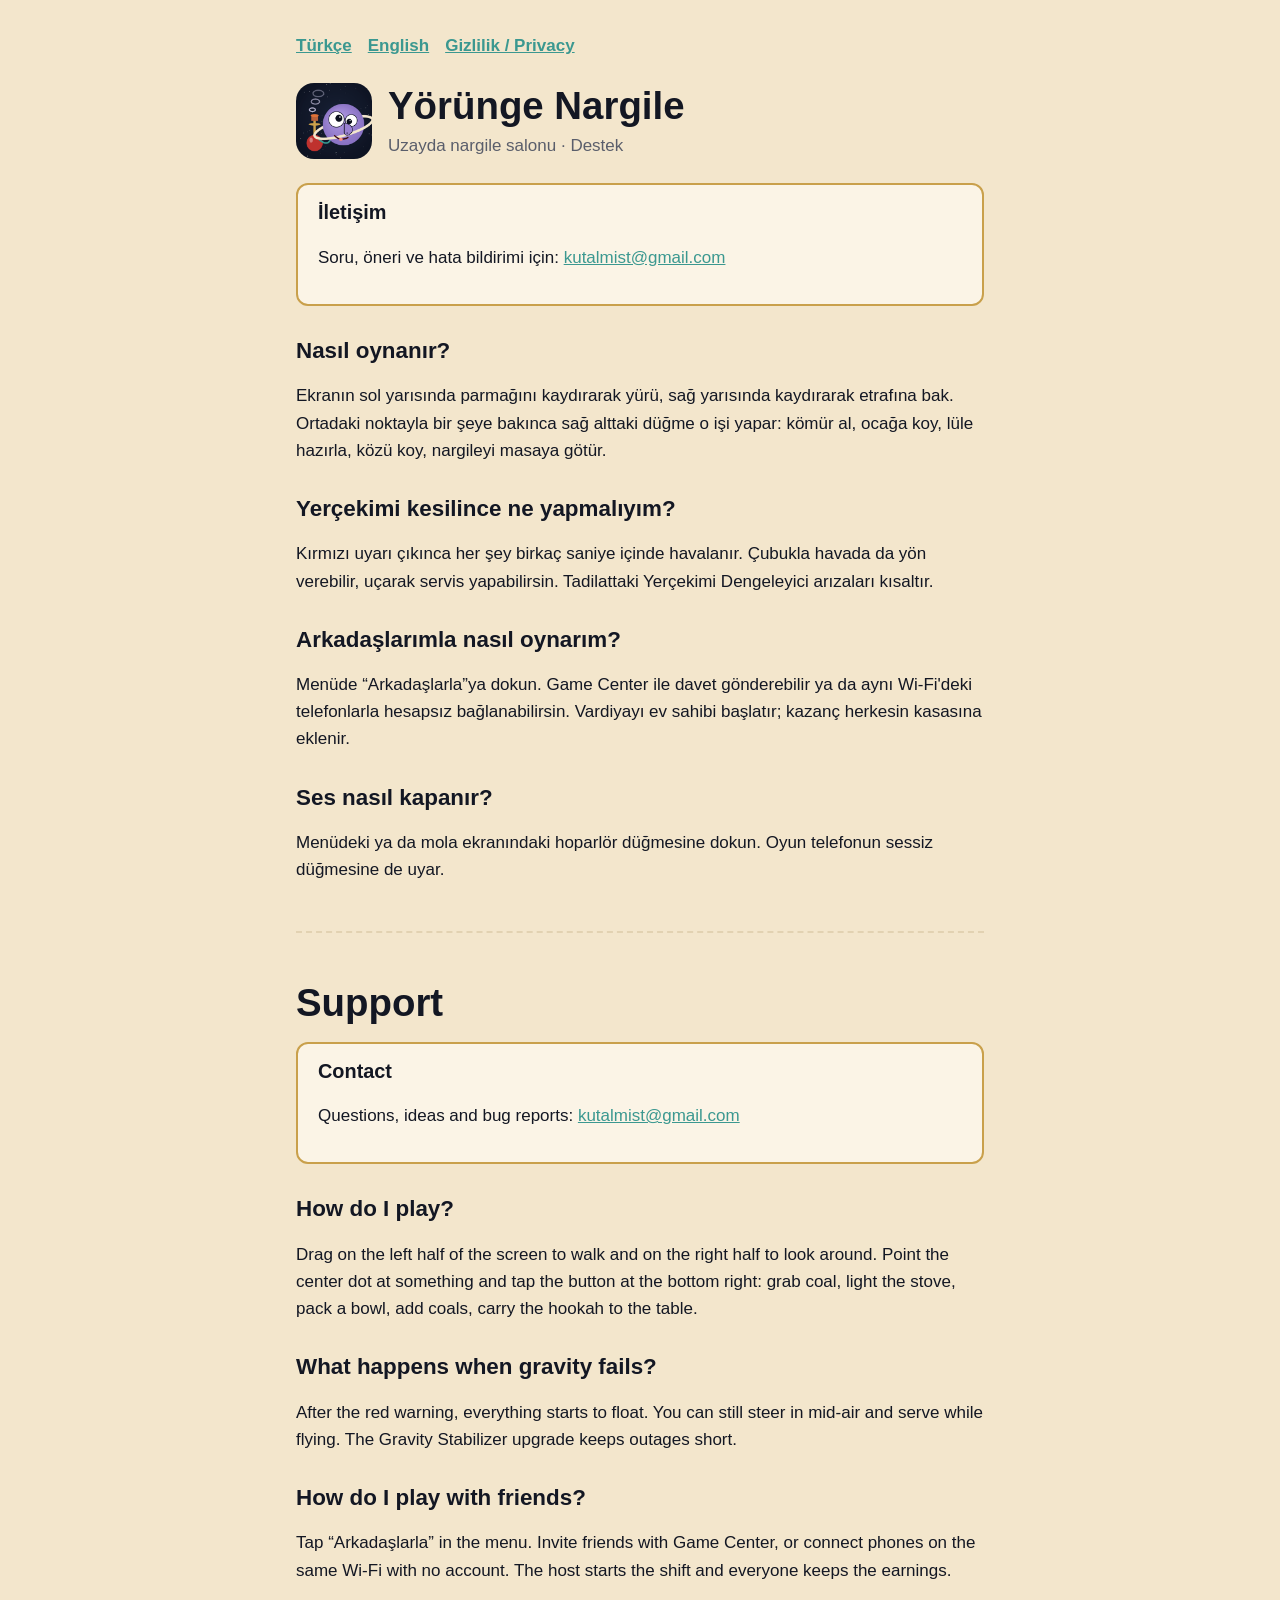
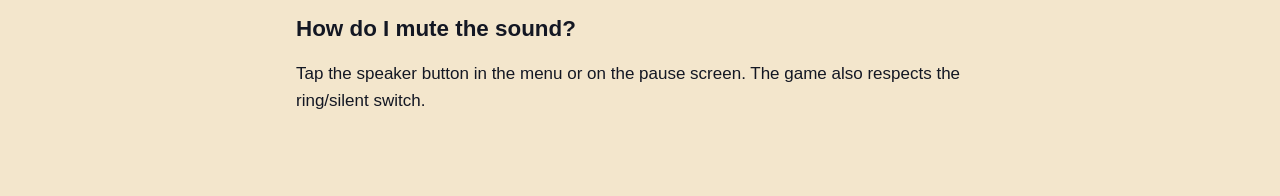
<file: index.html>
<!doctype html>
<html lang="tr">
<head>
  <meta charset="utf-8">
  <meta name="viewport" content="width=device-width, initial-scale=1">
  <title>Yörünge Nargile – Destek</title>
  <link rel="stylesheet" href="style.css">
</head>
<body>
<main>
  <nav><a href="#tr">Türkçe</a><a href="#en">English</a><a href="privacy.html">Gizlilik / Privacy</a></nav>
  <header>
    <img src="icon.png" alt="">
    <div>
      <h1>Yörünge Nargile</h1>
      <p class="muted">Uzayda nargile salonu · Destek</p>
    </div>
  </header>

  <section id="tr">
    <div class="card">
      <h3>İletişim</h3>
      <p>Soru, öneri ve hata bildirimi için: <a href="mailto:kutalmist@gmail.com">kutalmist@gmail.com</a></p>
    </div>
    <h2>Nasıl oynanır?</h2>
    <p>Ekranın sol yarısında parmağını kaydırarak yürü, sağ yarısında kaydırarak etrafına bak. Ortadaki noktayla bir şeye bakınca sağ alttaki düğme o işi yapar: kömür al, ocağa koy, lüle hazırla, közü koy, nargileyi masaya götür.</p>
    <h2>Yerçekimi kesilince ne yapmalıyım?</h2>
    <p>Kırmızı uyarı çıkınca her şey birkaç saniye içinde havalanır. Çubukla havada da yön verebilir, uçarak servis yapabilirsin. Tadilattaki Yerçekimi Dengeleyici arızaları kısaltır.</p>
    <h2>Arkadaşlarımla nasıl oynarım?</h2>
    <p>Menüde “Arkadaşlarla”ya dokun. Game Center ile davet gönderebilir ya da aynı Wi-Fi'deki telefonlarla hesapsız bağlanabilirsin. Vardiyayı ev sahibi başlatır; kazanç herkesin kasasına eklenir.</p>
    <h2>Ses nasıl kapanır?</h2>
    <p>Menüdeki ya da mola ekranındaki hoparlör düğmesine dokun. Oyun telefonun sessiz düğmesine de uyar.</p>
  </section>

  <hr>

  <section id="en" lang="en">
    <h1>Support</h1>
    <div class="card">
      <h3>Contact</h3>
      <p>Questions, ideas and bug reports: <a href="mailto:kutalmist@gmail.com">kutalmist@gmail.com</a></p>
    </div>
    <h2>How do I play?</h2>
    <p>Drag on the left half of the screen to walk and on the right half to look around. Point the center dot at something and tap the button at the bottom right: grab coal, light the stove, pack a bowl, add coals, carry the hookah to the table.</p>
    <h2>What happens when gravity fails?</h2>
    <p>After the red warning, everything starts to float. You can still steer in mid-air and serve while flying. The Gravity Stabilizer upgrade keeps outages short.</p>
    <h2>How do I play with friends?</h2>
    <p>Tap “Arkadaşlarla” in the menu. Invite friends with Game Center, or connect phones on the same Wi-Fi with no account. The host starts the shift and everyone keeps the earnings.</p>
    <h2>How do I mute the sound?</h2>
    <p>Tap the speaker button in the menu or on the pause screen. The game also respects the ring/silent switch.</p>
  </section>
</main>
</body>
</html>
</file>
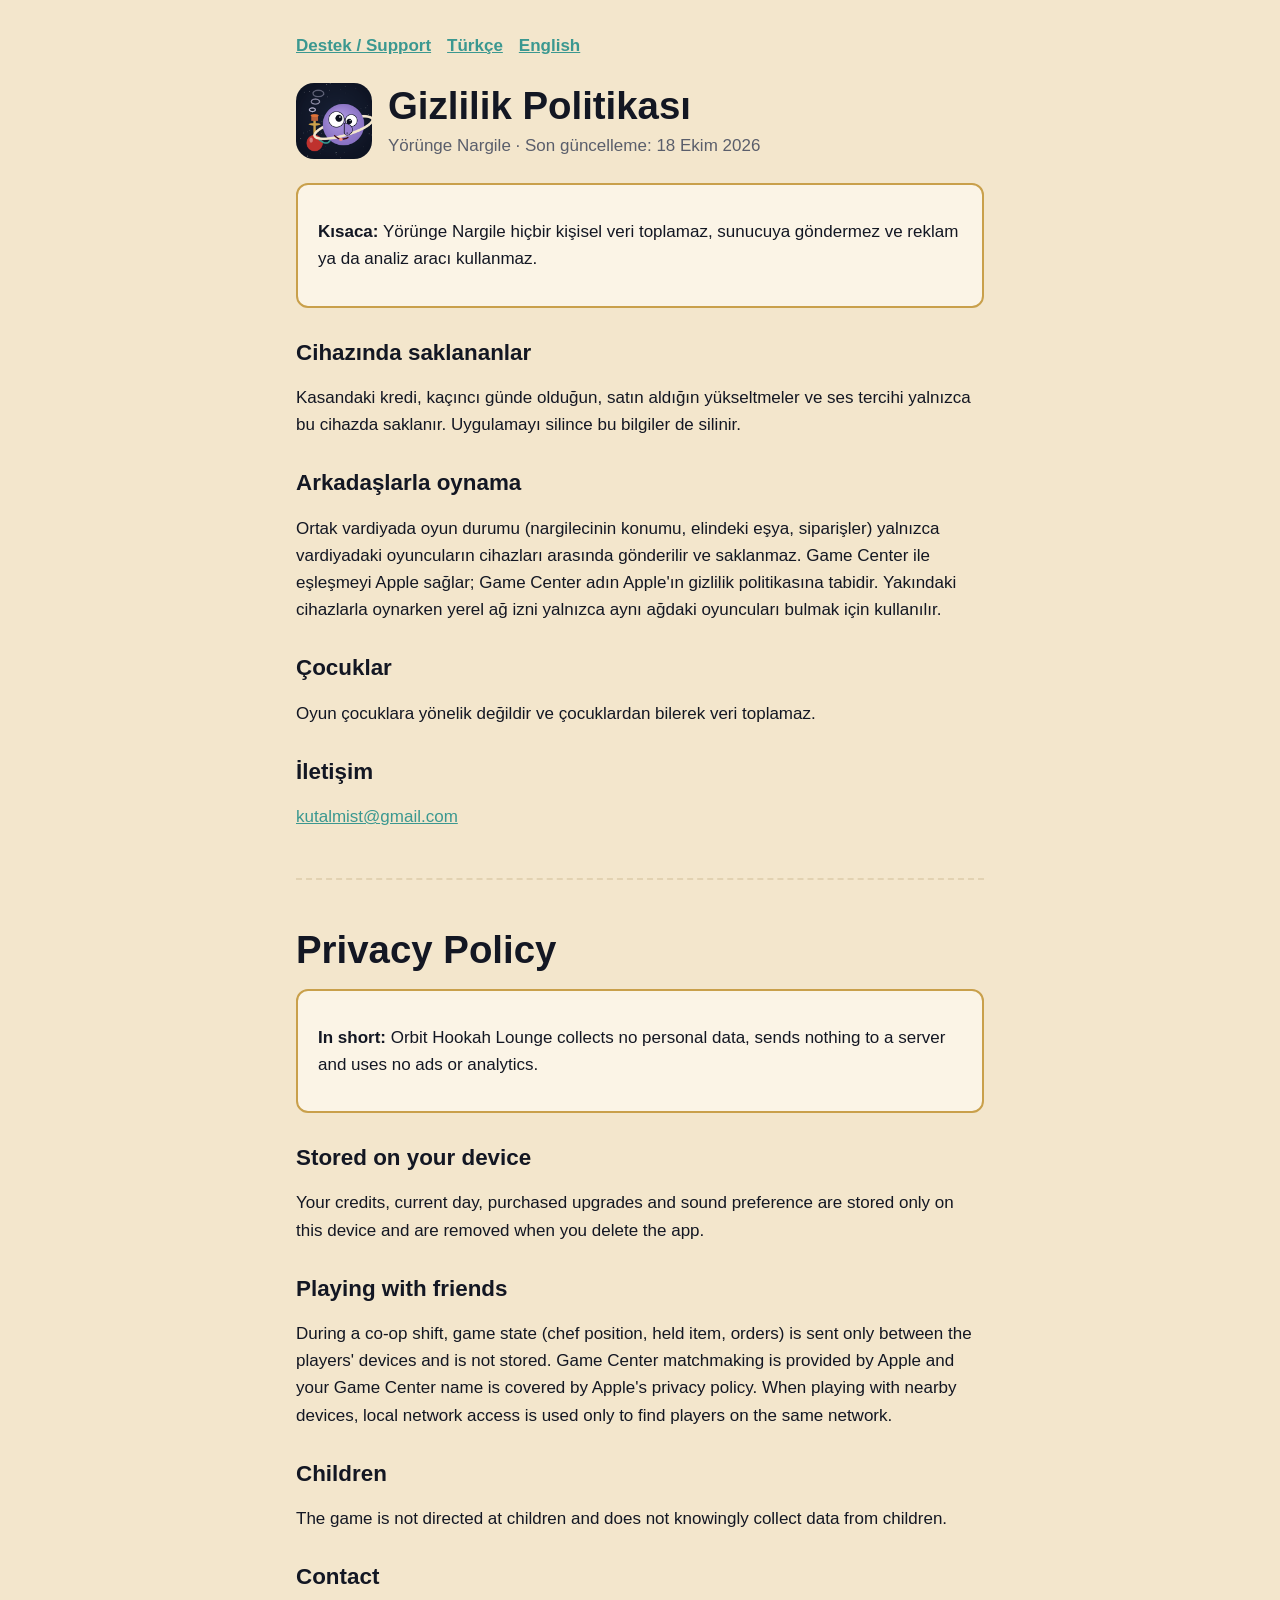
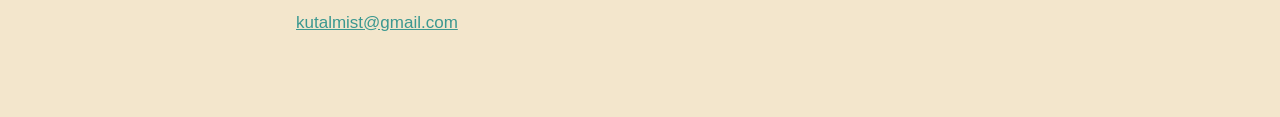
<file: privacy.html>
<!doctype html>
<html lang="tr">
<head>
  <meta charset="utf-8">
  <meta name="viewport" content="width=device-width, initial-scale=1">
  <title>Yörünge Nargile – Gizlilik</title>
  <link rel="stylesheet" href="style.css">
</head>
<body>
<main>
  <nav><a href="index.html">Destek / Support</a><a href="#tr">Türkçe</a><a href="#en">English</a></nav>
  <header>
    <img src="icon.png" alt="">
    <div>
      <h1>Gizlilik Politikası</h1>
      <p class="muted">Yörünge Nargile · Son güncelleme: 18 Ekim 2026</p>
    </div>
  </header>

  <section id="tr">
    <div class="card"><p><strong>Kısaca:</strong> Yörünge Nargile hiçbir kişisel veri toplamaz, sunucuya göndermez ve reklam ya da analiz aracı kullanmaz.</p></div>
    <h2>Cihazında saklananlar</h2>
    <p>Kasandaki kredi, kaçıncı günde olduğun, satın aldığın yükseltmeler ve ses tercihi yalnızca bu cihazda saklanır. Uygulamayı silince bu bilgiler de silinir.</p>
    <h2>Arkadaşlarla oynama</h2>
    <p>Ortak vardiyada oyun durumu (nargilecinin konumu, elindeki eşya, siparişler) yalnızca vardiyadaki oyuncuların cihazları arasında gönderilir ve saklanmaz. Game Center ile eşleşmeyi Apple sağlar; Game Center adın Apple'ın gizlilik politikasına tabidir. Yakındaki cihazlarla oynarken yerel ağ izni yalnızca aynı ağdaki oyuncuları bulmak için kullanılır.</p>
    <h2>Çocuklar</h2>
    <p>Oyun çocuklara yönelik değildir ve çocuklardan bilerek veri toplamaz.</p>
    <h2>İletişim</h2>
    <p><a href="mailto:kutalmist@gmail.com">kutalmist@gmail.com</a></p>
  </section>

  <hr>

  <section id="en" lang="en">
    <h1>Privacy Policy</h1>
    <div class="card"><p><strong>In short:</strong> Orbit Hookah Lounge collects no personal data, sends nothing to a server and uses no ads or analytics.</p></div>
    <h2>Stored on your device</h2>
    <p>Your credits, current day, purchased upgrades and sound preference are stored only on this device and are removed when you delete the app.</p>
    <h2>Playing with friends</h2>
    <p>During a co-op shift, game state (chef position, held item, orders) is sent only between the players' devices and is not stored. Game Center matchmaking is provided by Apple and your Game Center name is covered by Apple's privacy policy. When playing with nearby devices, local network access is used only to find players on the same network.</p>
    <h2>Children</h2>
    <p>The game is not directed at children and does not knowingly collect data from children.</p>
    <h2>Contact</h2>
    <p><a href="mailto:kutalmist@gmail.com">kutalmist@gmail.com</a></p>
  </section>
</main>
</body>
</html>
</file>
<file: style.css>
:root { --paper:#F3E6CC; --card:#FBF4E6; --ink:#131723; --soft:#5A5E6B; --rule:#E2D2B2; --accent:#3B9890; }
@media (prefers-color-scheme: dark) { :root { --paper:#131723; --card:#1E2638; --ink:#F3E6CC; --soft:#A7ABB8; --rule:#2A3348; --accent:#6CCBC2; } }
* { box-sizing: border-box; }
body { margin:0; background: var(--paper); color: var(--ink); font: 17px/1.6 -apple-system, BlinkMacSystemFont, "Segoe UI", sans-serif; }
main { max-width: 720px; margin: 0 auto; padding: 32px 16px 64px; }
h1, h2, h3 { font-family: "Avenir Next Condensed", "Arial Narrow", sans-serif; font-weight: 800; line-height: 1.15; }
h1 { font-size: 2.4rem; margin: 0; }
h2 { font-size: 1.4rem; margin-top: 2rem; }
a { color: var(--accent); }
nav { display: flex; gap: 16px; flex-wrap: wrap; margin-bottom: 24px; font-weight: 600; }
header { display: flex; gap: 16px; align-items: center; margin-bottom: 24px; }
header img { width: 76px; height: 76px; border-radius: 18px; }
.muted { color: var(--soft); margin: 4px 0 0; }
.card { background: var(--card); border: 2px solid #C9A04B; border-radius: 12px; padding: 16px 20px; margin: 16px 0; }
.card h3 { margin-top: 0; }
hr { border: 0; border-top: 2px dashed var(--rule); margin: 48px 0; }
</file>
